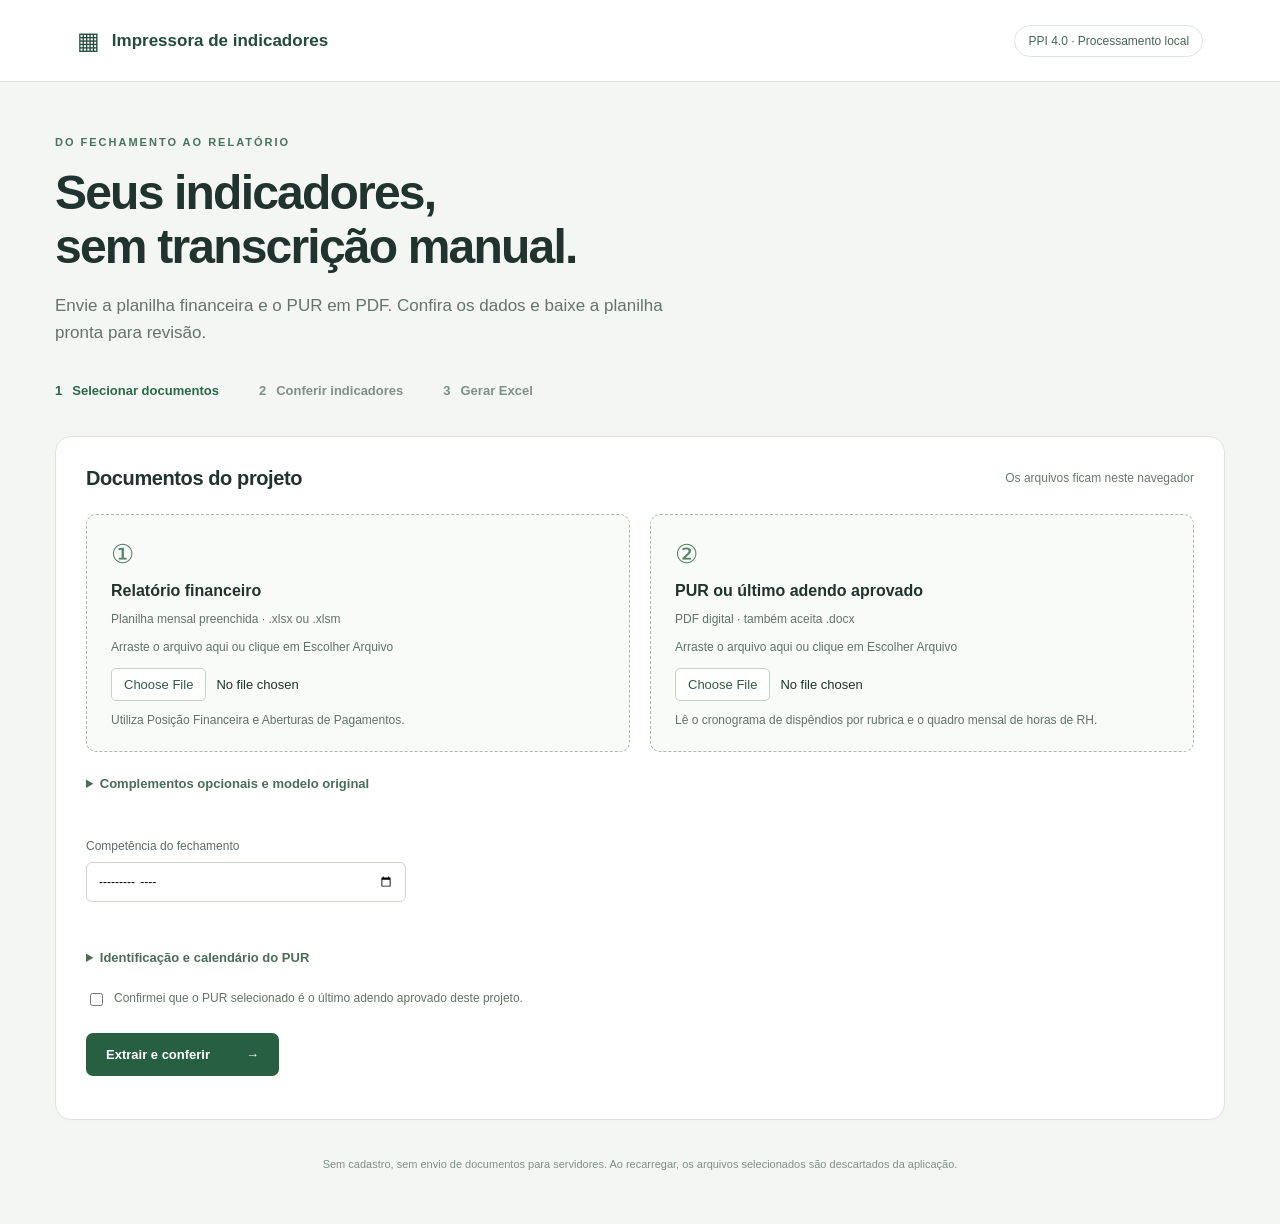
<file: index.html>
<!doctype html>
<html lang="pt-BR"><head><meta charset="utf-8"><meta name="viewport" content="width=device-width,initial-scale=1"><meta name="description" content="Gere indicadores gerenciais a partir da planilha financeira e do PUR em PDF, com conferência das fontes."><title>Impressora de indicadores</title><link rel="stylesheet" href="style.css"><link rel="stylesheet" href="dropzone.css"></head>
<body><header><a class="brand" href="./">▦ <span>Impressora de indicadores</span></a><span class="badge">PPI 4.0 · Processamento local</span></header>
<main><section class="intro"><div class="eyebrow">DO FECHAMENTO AO RELATÓRIO</div><h1>Seus indicadores,<br>sem transcrição manual.</h1><p>Envie a planilha financeira e o PUR em PDF. Confira os dados e baixe a planilha pronta para revisão.</p></section>
<ol class="steps"><li class="active">1 <span>Selecionar documentos</span></li><li>2 <span>Conferir indicadores</span></li><li>3 <span>Gerar Excel</span></li></ol>
<section class="panel"><div class="section-title"><h2>Documentos do projeto</h2><span>Os arquivos ficam neste navegador</span></div>
<div class="uploads"><label class="upload"><span class="file-icon">①</span><strong>Relatório financeiro</strong><span>Planilha mensal preenchida · .xlsx ou .xlsm</span><input id="finance" type="file" accept=".xlsx,.xlsm"><small>Utiliza Posição Financeira e Aberturas de Pagamentos.</small></label>
<label class="upload"><span class="file-icon">②</span><strong>PUR ou último adendo aprovado</strong><span>PDF digital · também aceita .docx</span><input id="pur" type="file" accept=".pdf,.docx"><small>Lê o cronograma de dispêndios por rubrica e o quadro mensal de horas de RH.</small></label></div>
<details><summary>Complementos opcionais e modelo original</summary><div class="extras"><label>Planilha de apoio do PUR (.xlsx/.xlsm), para completar o que o PDF não trouxer<input id="plan" type="file" accept=".xlsx,.xlsm"></label><label>Modelo de indicadores (.xlsx), para preservar seu formato<input id="template" type="file" accept=".xlsx"></label></div><p>PDF digitalizado (imagem) é lido por OCR no próprio navegador: leva alguns minutos e cada valor deve ser conferido com o PDF. Quando o PUR não tem quadro mensal de horas, as horas previstas de RH são a média das horas totais do detalhamento dos recursos financeiros (tabelas de RH diretos e indiretos) pelos meses do projeto, e os profissionais previstos são o número de cargos. Se o detalhamento não for lido, informe os totais na conferência. Se PDF e planilha de apoio divergirem, vale o PDF e a divergência é avisada.</p></details>
<div class="settings"><label>Competência do fechamento<input id="closed" type="month" required></label><p id="detected" class="help"></p></div>
<details><summary>Identificação e calendário do PUR</summary>
<label>PUR conferido (quando a identificação estiver ausente)<input id="manualPur" inputmode="numeric"></label>
<label>Fonte da identificação manual (célula ou página)<input id="identitySource"></label>
<label>Competência de M1 no cronograma aprovado (se divergir do financeiro)<input id="startOverride" type="month"></label>
<label>Documento, página e justificativa da alteração de M1<input id="calendarSource"></label></details>
<label class="confirm"><input id="approved" type="checkbox"> Confirmei que o PUR selecionado é o último adendo aprovado deste projeto.</label>
<button id="analyze" class="primary">Extrair e conferir <span>→</span></button><button id="cancel" class="secondary" hidden>Cancelar leitura</button><p id="status" role="status" aria-live="polite"></p></section>
<section id="review" class="panel" hidden><div class="section-title"><h2>Conferência antes de gerar</h2><span id="counts"></span></div><div id="notices" role="status"></div><p class="help">Pontos de dúvida aparecem como confirmações: responda cada um antes de gerar o relatório. Células amarelas precisam de preenchimento. Clique em um valor para corrigir. Passe o cursor sobre ele para ver a fonte. Meses posteriores ao fechamento ficam sem realizado.</p><dialog id="resolver" aria-label="Resolver confirmação"></dialog><div id="tabs" class="tabs" role="tablist" aria-label="Rubricas"></div><div id="grid" class="table-wrap"></div><details id="refbox" hidden><summary>Texto extraído do PUR / adendo, para consulta</summary><pre id="reftext"></pre></details><div class="actions"><label class="confirm"><input id="reviewed" type="checkbox"> Conferi o projeto, as competências, os valores e a contagem de profissionais.</label><button id="export" class="primary" disabled>Gerar relatório .xlsx ↓</button><button id="audit" class="secondary">Baixar memória de preenchimento</button></div><p class="help">As análises de desvios e as ações corretivas do relatório técnico exigem avaliação do responsável pelo projeto.</p></section>
<footer>Sem cadastro, sem envio de documentos para servidores. Ao recarregar, os arquivos selecionados são descartados da aplicação.</footer></main>
<script src="jszip.min.js"></script><script type="module" src="app.js"></script><script type="module" src="dropzone.js"></script></body></html>
</file>
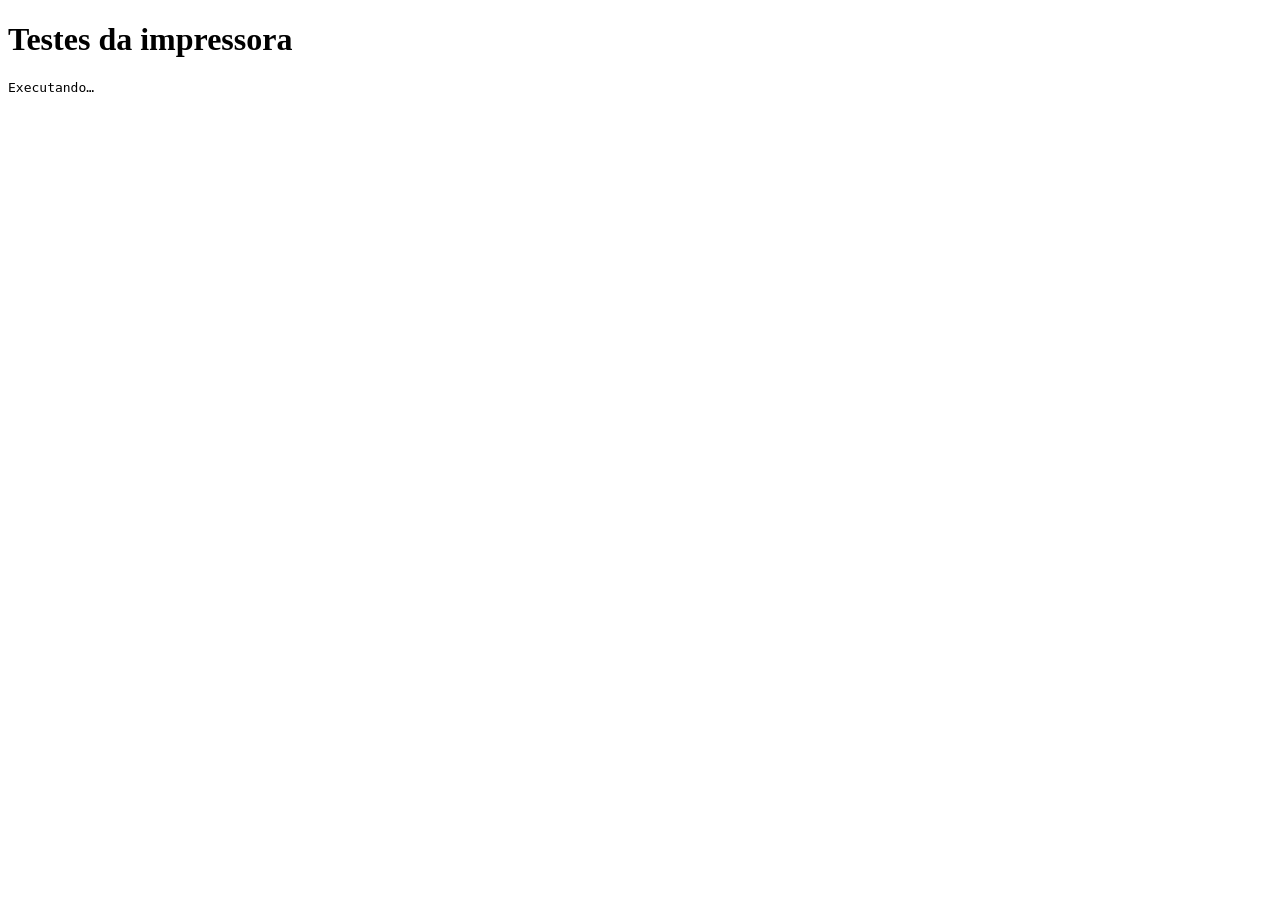
<file: tests.html>
<!doctype html><html lang="pt-BR"><head><meta charset="utf-8"><title>Testes — Impressora</title></head><body><h1>Testes da impressora</h1><pre id="result">Executando…</pre><script src="jszip.min.js"></script><script type="module" src="tests.js"></script></body></html>
</file>
<file: style.css>
:root{font-family:Inter,Segoe UI,Arial,sans-serif;color:#20332f;background:#f4f6f3;font-synthesis:none}*{box-sizing:border-box}body{margin:0}header{height:82px;border-bottom:1px solid #dbe2da;background:#fff;display:flex;justify-content:space-between;align-items:center;padding:0 6%}.brand{display:flex;gap:12px;align-items:center;color:#244c3e;text-decoration:none;font-size:24px;font-weight:650}.brand span{font-size:17px}.badge{font-size:12px;border:1px solid #dce6df;padding:8px 13px;border-radius:24px;color:#466557}main{max-width:1230px;margin:auto;padding:54px 30px}.intro{max-width:760px}.eyebrow{color:#47735d;font-size:11px;font-weight:750;letter-spacing:2px}h1{font-size:48px;line-height:1.12;letter-spacing:-1.8px;margin:18px 0}p{line-height:1.6;color:#64736c}.intro p{font-size:17px;max-width:620px}.steps{display:flex;list-style:none;padding:20px 0;gap:40px;color:#809087;font-weight:600;font-size:13px}.steps li{display:flex;gap:10px}.steps .active{color:#2a684a}.panel{padding:30px;background:#fff;border:1px solid #dfe5de;border-radius:16px;margin:18px 0 28px;box-shadow:0 3px 14px #20382c03}.section-title{display:flex;justify-content:space-between;align-items:center;gap:20px;margin-bottom:24px}h2{font-size:20px;margin:0;letter-spacing:-.4px}.section-title span{font-size:12px;color:#687b6c}.uploads{display:grid;grid-template-columns:1fr 1fr;gap:20px}.upload{border:1px dashed #aabbac;background:#f9fbf8;padding:24px;border-radius:10px;display:flex;flex-direction:column;gap:12px}.file-icon{font-size:26px;color:#568267}.upload strong{font-size:16px}.upload span:not(.file-icon),small{font-size:12px;color:#617267}.upload input{max-width:100%;font-size:13px}input::file-selector-button{border:1px solid #c4d2c5;background:#fff;padding:8px 12px;border-radius:5px;color:#345d45;cursor:pointer;margin-right:10px}details{margin:24px 0;font-size:13px}summary{cursor:pointer;color:#4b6d57;font-weight:600}.extras{display:grid;grid-template-columns:1fr 1fr;gap:20px;padding:18px 0}.extras label{display:grid;gap:12px}.settings{display:grid;grid-template-columns:minmax(220px,320px) 1fr;gap:16px;padding:24px 0;align-items:end}.settings .help{margin:0 0 10px}.settings label{display:grid;gap:9px;font-size:12px;color:#5c6e61}input:not([type=file],[type=checkbox]){border:1px solid #cdd7ce;border-radius:6px;padding:11px;font:inherit;width:100%;background:#fff}.confirm{font-size:12px;color:#637367;display:flex;align-items:flex-start;gap:8px;line-height:1.6;margin:12px 0 24px}.confirm input{accent-color:#2e6748;margin-top:4px}button{cursor:pointer;font:inherit;border:0;border-radius:7px;font-size:13px;font-weight:600}.primary{background:#275f43;color:#fff;padding:14px 20px;display:inline-flex;gap:36px;align-items:center}.primary:hover{background:#194f32}button:disabled{opacity:.45;cursor:not-allowed}.secondary{background:#edf2eb;color:#35553f;padding:14px 20px}#status{font-size:13px;margin-bottom:0}.error{color:#a3382a!important}.notice{padding:12px 15px;border:1px solid #ead9ac;background:#fff9e9;color:#756137;font-size:12px;border-radius:7px;margin-bottom:10px}.help{font-size:12px}.tabs{display:flex;gap:8px;flex-wrap:wrap;margin:22px 0 15px}.tabs button{padding:9px 14px;background:#eef3ed;color:#526d58}.tabs button[aria-selected=true]{background:#285e43;color:#fff}.table-wrap{overflow:auto;border:1px solid #dce4db;border-radius:8px}table{border-collapse:collapse;min-width:100%;font-size:12px}th,td{padding:9px 10px;border-bottom:1px solid #e4e9e1;text-align:right;min-width:105px}th{background:#f0f4ee;font-weight:600;white-space:nowrap}th:first-child{position:sticky;left:0;z-index:1;min-width:180px;text-align:left}td input{min-width:95px;padding:6px!important;text-align:right;font-size:12px!important}td.missing{background:#fff1c2}td.future{background:#f5f6f3;color:#99a29a}.actions{display:flex;gap:12px;flex-wrap:wrap;margin-top:24px;align-items:center}.actions .confirm{width:100%;margin-bottom:5px}pre{white-space:pre-wrap;max-height:360px;overflow:auto;font:12px/1.6 Segoe UI,sans-serif}footer{font-size:11px;color:#809084;text-align:center;margin-top:38px}#counts{font-weight:600}input:focus,button:focus-visible,summary:focus-visible{outline:2px solid #5c9e72;outline-offset:3px}[hidden]{display:none!important}@media(max-width:750px){header{padding:0 20px}.badge{display:none}main{padding:30px 16px}h1{font-size:36px}.panel{padding:20px}.uploads,.extras,.settings{grid-template-columns:1fr}.steps{gap:18px;font-size:11px}.section-title{align-items:flex-start;flex-direction:column;gap:8px}}
.spread{display:flex;flex-wrap:wrap;gap:10px 16px;align-items:flex-end;margin:0 0 12px}.spread .help{flex-basis:100%;margin:0}.spread label{display:flex;flex-direction:column;gap:4px;font-size:12px}.spread input{width:150px;padding:8px}
.checks-title{font-size:13px;font-weight:650;color:#244c3e;margin:18px 0 10px}.check{border:1px solid #e3c98a;border-left:4px solid #c9952a;background:#fffaf0;border-radius:7px;padding:12px 15px;margin-bottom:10px;display:grid;gap:10px}.check p{margin:0;font-size:12.5px;color:#5c4a1f;line-height:1.5}.check.answered{border-color:#cfe0d3;border-left-color:#2e6748;background:#f5faf6}.check.answered p{color:#4c6455}.check-actions{display:flex;gap:8px;flex-wrap:wrap;align-items:center}.check-actions .secondary{padding:9px 14px}.check-done{font-size:12px;font-weight:650;color:#2e6748}.link{background:none;color:#2e6748;text-decoration:underline;padding:9px 6px}.primary.small{padding:9px 16px;gap:8px}#resolver{width:min(1280px,96vw);max-height:92vh;border:0;border-radius:14px;padding:0;box-shadow:0 20px 60px #0d2a1f40;display:none;flex-direction:column}#resolver[open]{display:flex}#resolver::backdrop{background:#10221a99}.rv-head{padding:20px 24px 14px;border-bottom:1px solid #e4e9e1}.rv-head h2{margin-bottom:6px}.rv-head p{margin:0;font-size:13px;color:#5c4a1f;max-width:none}.rv-body{display:grid;grid-template-columns:minmax(0,1.35fr) minmax(0,1fr);gap:18px;padding:16px 24px;overflow:auto;min-height:0;flex:1}.rv-preview{min-width:0;display:grid;gap:8px;align-content:start}.rv-canvas{overflow:auto;max-height:66vh;border:1px solid #dce4db;border-radius:8px;background:#f5f6f3}.rv-canvas canvas{display:block;max-width:none}.rv-note{font-size:12px;margin:0;color:#4c6455}.rv-sheetwrap,.rv-tablewrap{overflow:auto;border:1px solid #dce4db;border-radius:8px}.rv-sheet th,.rv-sheet td{min-width:70px;font-size:11.5px;padding:6px 8px}.rv-sheet td.rv-hit{background:#fff1c2;outline:2px solid #c9952a;outline-offset:-2px;font-weight:700}.rv-list{min-width:0;display:grid;gap:8px;align-content:start}.rv-table th,.rv-table td{text-align:left;min-width:0;font-size:12px;vertical-align:top}.rv-table tbody tr{cursor:pointer}.rv-table tbody tr.rv-active{background:#eef6f0}.rv-table tbody tr.rv-active th{background:#dcefe2}.rv-table input{width:120px!important}.rv-src{color:#6b7c72;font-size:11px!important;max-width:260px}.rv-foot{display:flex;gap:10px;justify-content:flex-end;align-items:center;padding:14px 24px;border-top:1px solid #e4e9e1}.rv-msg{margin:0 auto 0 0;color:#a3382a;font-size:12px}@media(max-width:860px){.rv-body{grid-template-columns:1fr}.rv-canvas{max-height:50vh}}.rv-bar{display:flex;gap:10px;align-items:center;justify-content:space-between;flex-wrap:wrap}.rv-zoom{display:flex;gap:6px}.rv-zoom .secondary{padding:6px 12px}.rv-canvas canvas{width:100%;height:auto}
</file>
<file: dropzone.css>
.drop-zone{position:relative;transition:border-color .15s,background-color .15s;outline-offset:3px}
.drop-zone.drag-over{border:2px dashed #26744f!important;background:#e4f4e9!important}
.drop-zone.drop-error{border-color:#bd5042!important}
.drop-hint{font-size:12px;color:#47735d;line-height:1.5;overflow-wrap:anywhere}
@media (prefers-color-scheme:dark){.drop-zone.drag-over{background:#183d2b!important}}
</file>
